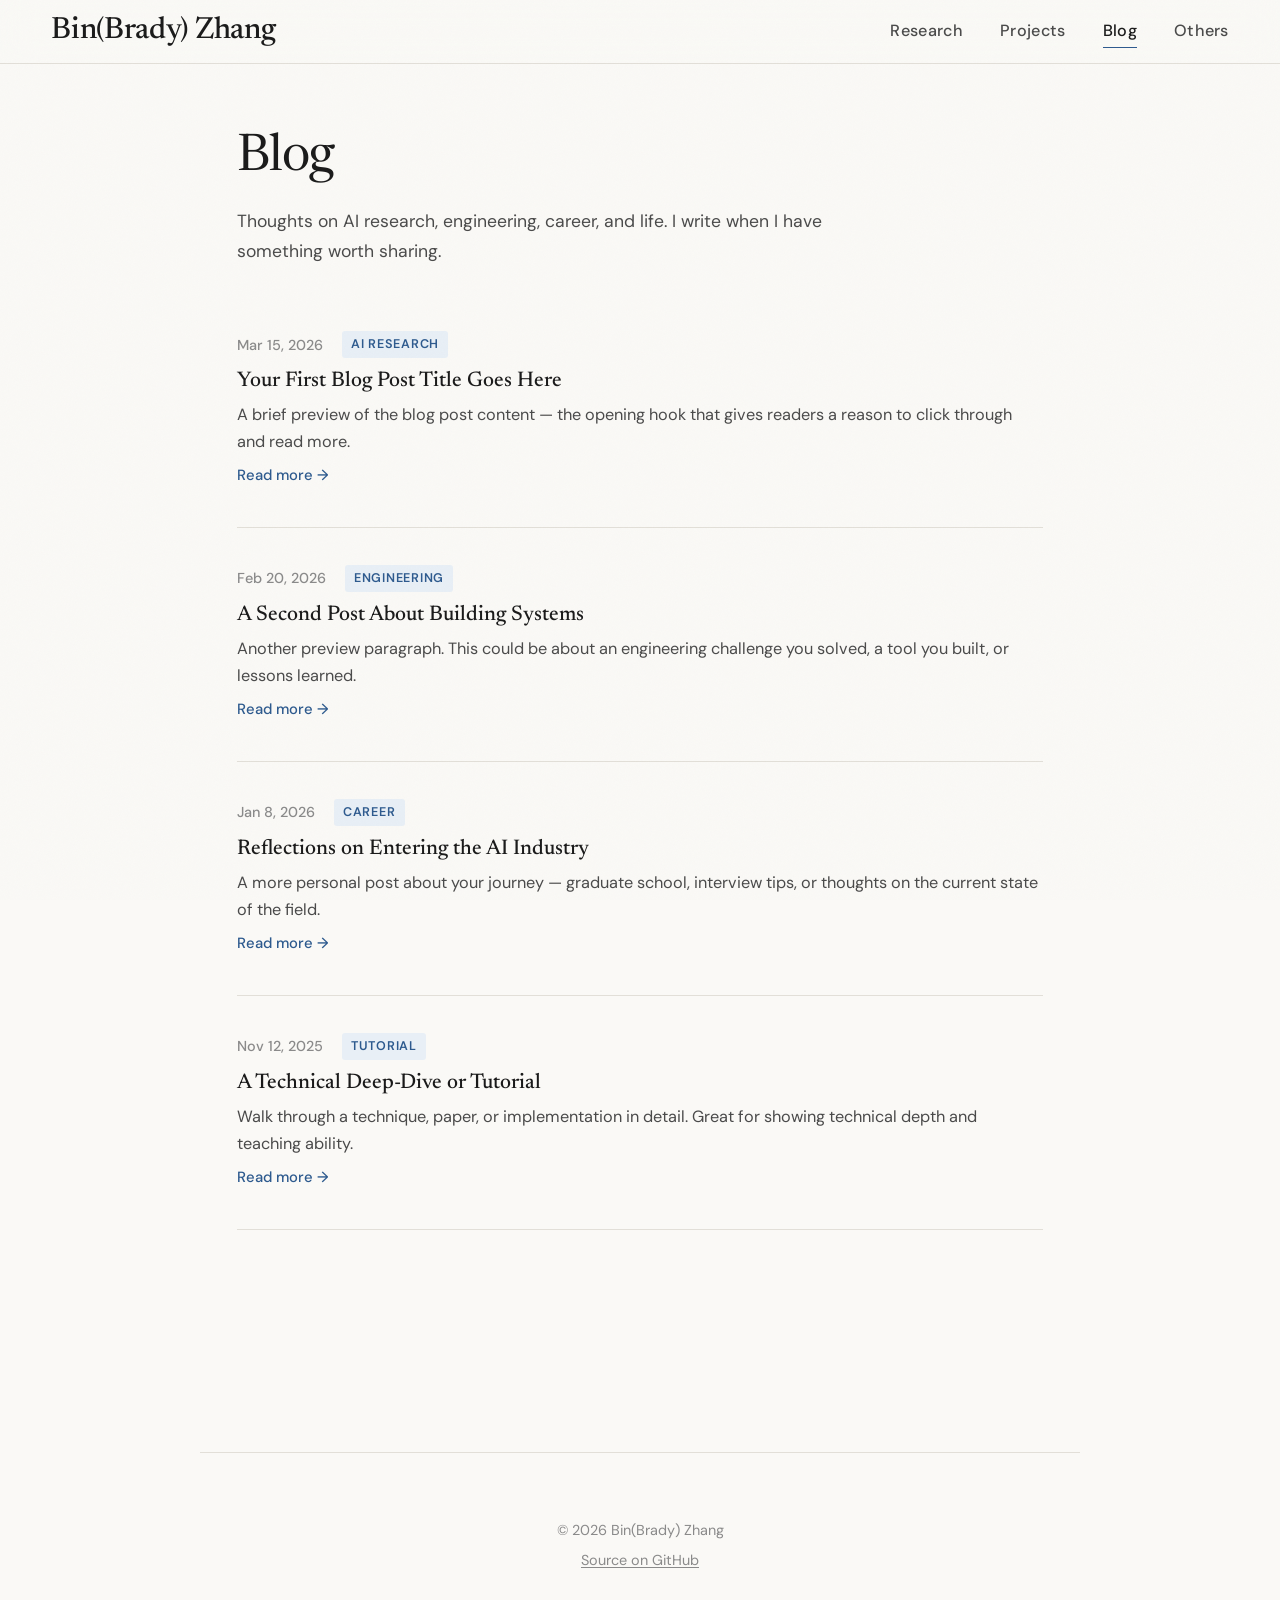
<file: blog.html>
<!DOCTYPE html>
<html lang="en">
<head>
  <meta charset="UTF-8">
  <meta name="viewport" content="width=device-width, initial-scale=1.0">
  <title>Blog — Bin(Brady) Zhang</title>
  <link rel="icon" type="image/svg+xml" href="favicon.svg">
  <link rel="stylesheet" href="assets/css/style.css">
  <link rel="preconnect" href="https://fonts.googleapis.com">
  <link rel="preconnect" href="https://fonts.gstatic.com" crossorigin>
  <link href="https://fonts.googleapis.com/css2?family=Newsreader:ital,opsz,wght@0,6..72,300;0,6..72,400;0,6..72,500;1,6..72,300;1,6..72,400&family=DM+Sans:wght@300;400;500;600&display=swap" rel="stylesheet">
</head>
<body>
  <div class="grain"></div>
  <nav class="nav">
    <a href="index.html" class="nav-brand">Bin(Brady) Zhang</a>
    <div class="nav-links">
      <a href="research.html">Research</a>
      <a href="projects.html">Projects</a>
      <a href="blog.html" class="active">Blog</a>
      <a href="others.html">Others</a>
    </div>
    <button class="nav-toggle" aria-label="Menu"><span></span><span></span></button>
  </nav>

  <main class="page">
    <header class="page-header">
      <h1 class="page-title fade-in">Blog</h1>
      <p class="page-desc fade-in d1">Thoughts on AI research, engineering, career, and life. I write when I have something worth sharing.</p>
    </header>

    <section class="section">
      <div class="blog-list">
        <a href="#" class="blog-item fade-in">
          <div class="blog-meta">
            <time>Mar 15, 2026</time>
            <span class="blog-tag">AI Research</span>
          </div>
          <h3>Your First Blog Post Title Goes Here</h3>
          <p>A brief preview of the blog post content — the opening hook that gives readers a reason to click through and read more.</p>
          <span class="blog-read-more">Read more →</span>
        </a>
        <a href="#" class="blog-item fade-in">
          <div class="blog-meta">
            <time>Feb 20, 2026</time>
            <span class="blog-tag">Engineering</span>
          </div>
          <h3>A Second Post About Building Systems</h3>
          <p>Another preview paragraph. This could be about an engineering challenge you solved, a tool you built, or lessons learned.</p>
          <span class="blog-read-more">Read more →</span>
        </a>
        <a href="#" class="blog-item fade-in">
          <div class="blog-meta">
            <time>Jan 8, 2026</time>
            <span class="blog-tag">Career</span>
          </div>
          <h3>Reflections on Entering the AI Industry</h3>
          <p>A more personal post about your journey — graduate school, interview tips, or thoughts on the current state of the field.</p>
          <span class="blog-read-more">Read more →</span>
        </a>
        <a href="#" class="blog-item fade-in">
          <div class="blog-meta">
            <time>Nov 12, 2025</time>
            <span class="blog-tag">Tutorial</span>
          </div>
          <h3>A Technical Deep-Dive or Tutorial</h3>
          <p>Walk through a technique, paper, or implementation in detail. Great for showing technical depth and teaching ability.</p>
          <span class="blog-read-more">Read more →</span>
        </a>
      </div>
    </section>
  </main>

  <footer class="footer">
    <p>© 2026 Bin(Brady) Zhang</p>
    <p class="footer-sub"><a href="https://github.com/brady0127/brady0127.github.io" target="_blank">Source on GitHub</a></p>
  </footer>
  <script src="assets/js/main.js"></script>
</body>
</html>
</file>
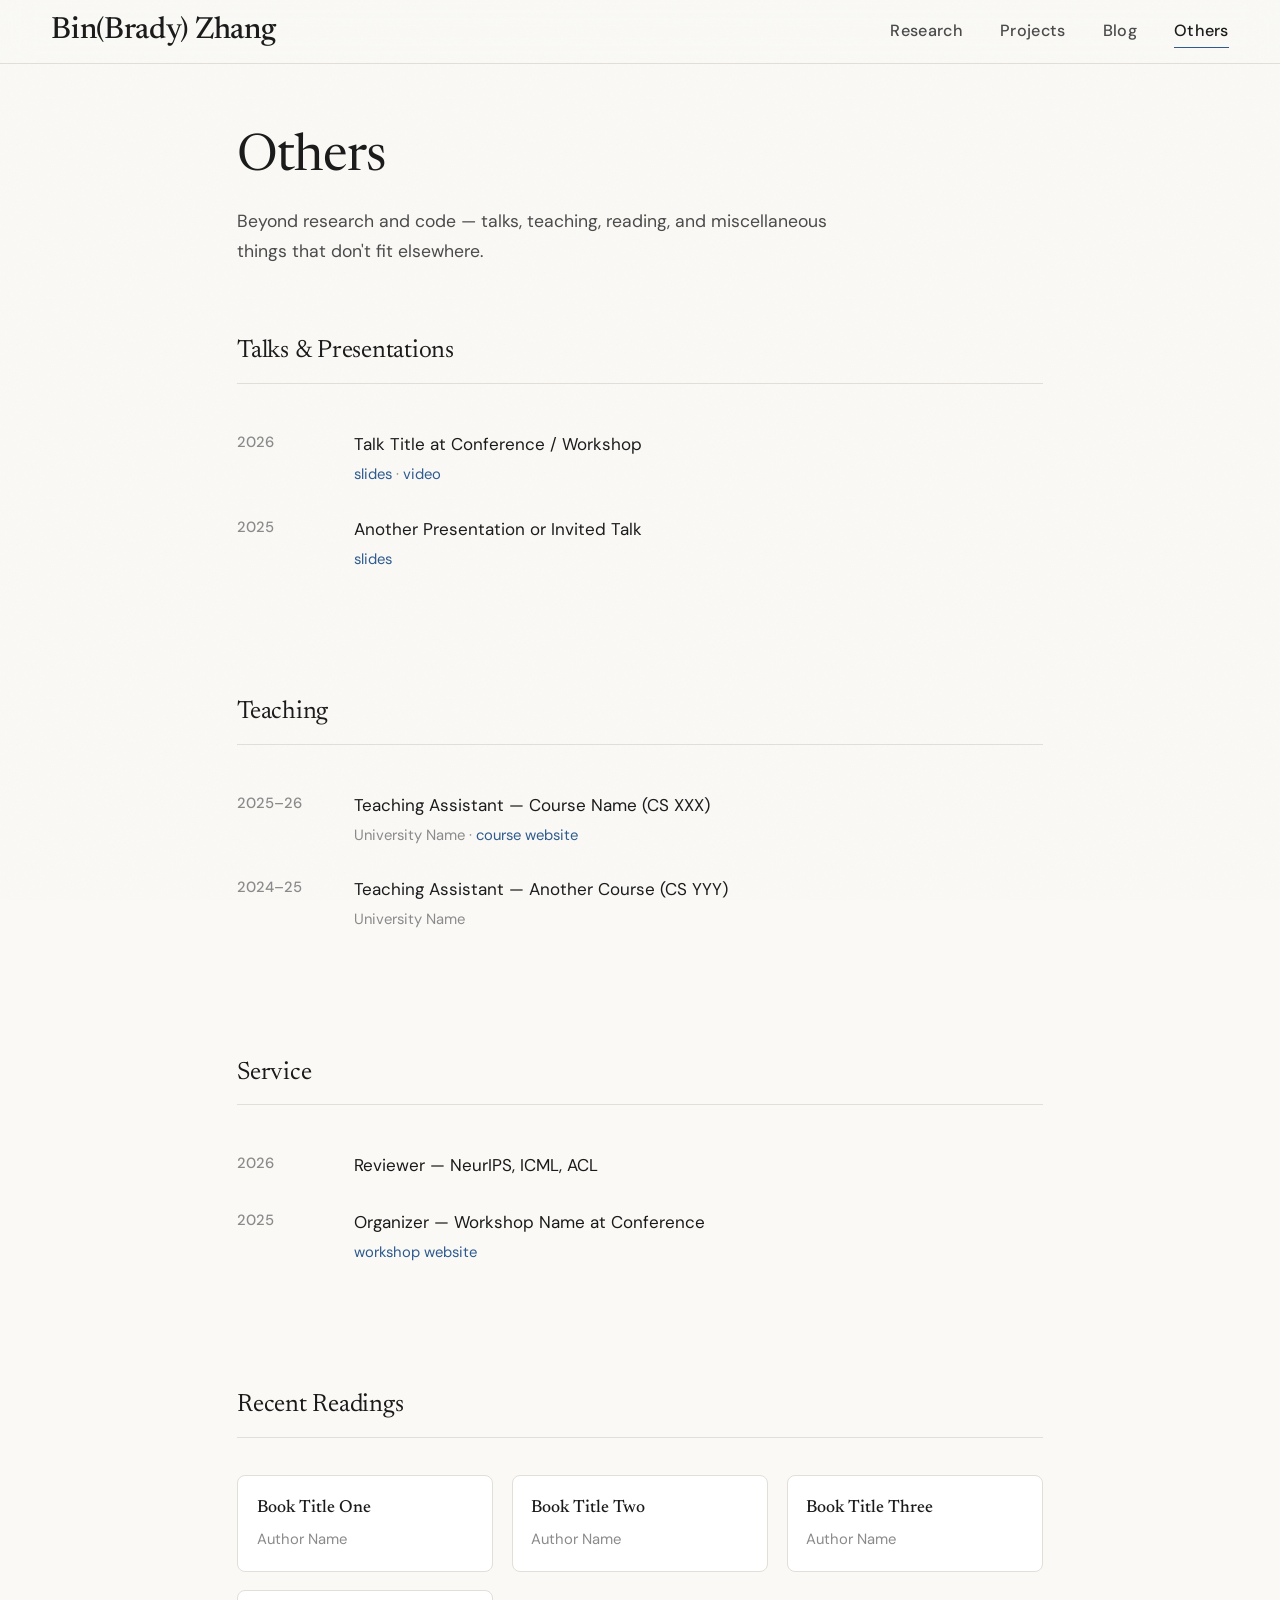
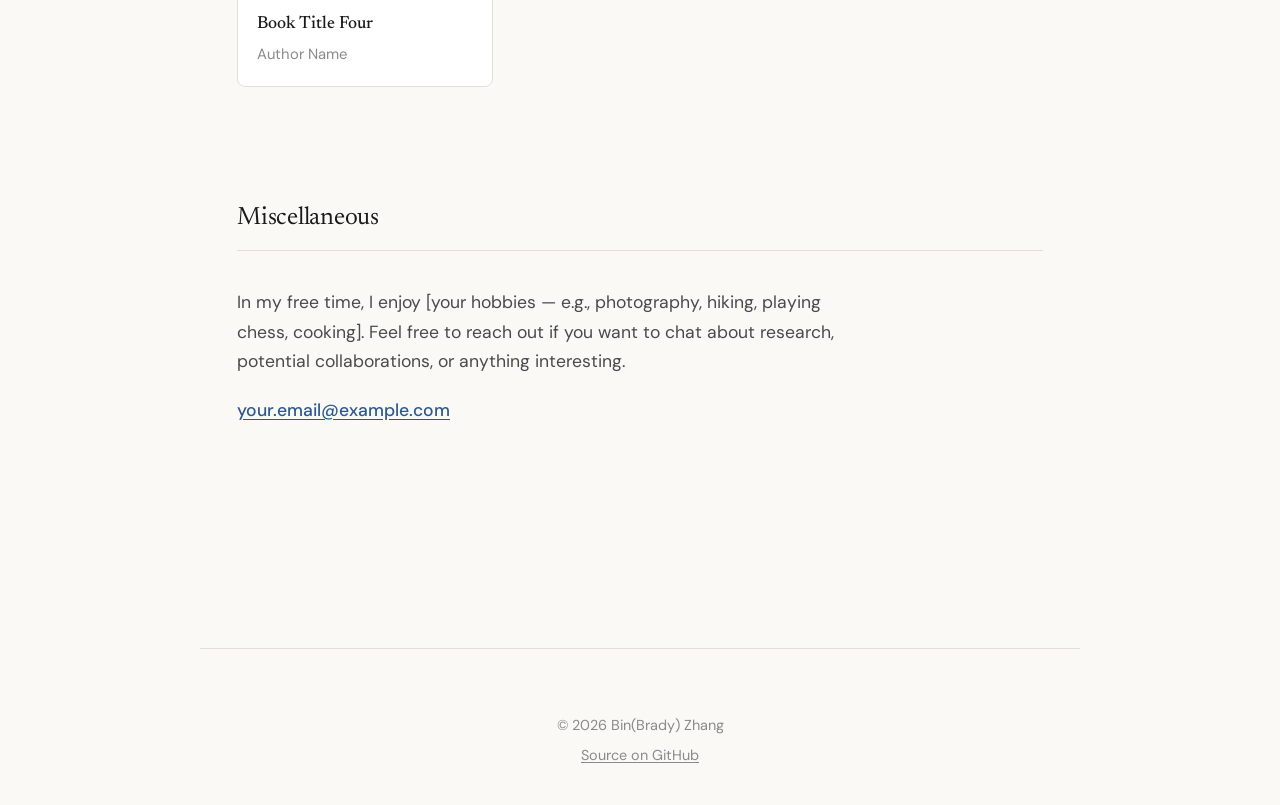
<file: others.html>
<!DOCTYPE html>
<html lang="en">
<head>
  <meta charset="UTF-8">
  <meta name="viewport" content="width=device-width, initial-scale=1.0">
  <title>Others — Bin(Brady) Zhang</title>
  <link rel="icon" type="image/svg+xml" href="favicon.svg">
  <link rel="stylesheet" href="assets/css/style.css">
  <link rel="preconnect" href="https://fonts.googleapis.com">
  <link rel="preconnect" href="https://fonts.gstatic.com" crossorigin>
  <link href="https://fonts.googleapis.com/css2?family=Newsreader:ital,opsz,wght@0,6..72,300;0,6..72,400;0,6..72,500;1,6..72,300;1,6..72,400&family=DM+Sans:wght@300;400;500;600&display=swap" rel="stylesheet">
</head>
<body>
  <div class="grain"></div>
  <nav class="nav">
    <a href="index.html" class="nav-brand">Bin(Brady) Zhang</a>
    <div class="nav-links">
      <a href="research.html">Research</a>
      <a href="projects.html">Projects</a>
      <a href="blog.html">Blog</a>
      <a href="others.html" class="active">Others</a>
    </div>
    <button class="nav-toggle" aria-label="Menu"><span></span><span></span></button>
  </nav>

  <main class="page">
    <header class="page-header">
      <h1 class="page-title fade-in">Others</h1>
      <p class="page-desc fade-in d1">Beyond research and code — talks, teaching, reading, and miscellaneous things that don't fit elsewhere.</p>
    </header>

    <!-- Talks & Presentations -->
    <section class="section">
      <h2 class="section-title">Talks & Presentations</h2>
      <div class="misc-list">
        <div class="misc-item">
          <span class="misc-date">2026</span>
          <div>
            <p class="misc-title">Talk Title at Conference / Workshop</p>
            <p class="misc-detail"><a href="#">slides</a> · <a href="#">video</a></p>
          </div>
        </div>
        <div class="misc-item">
          <span class="misc-date">2025</span>
          <div>
            <p class="misc-title">Another Presentation or Invited Talk</p>
            <p class="misc-detail"><a href="#">slides</a></p>
          </div>
        </div>
      </div>
    </section>

    <!-- Teaching -->
    <section class="section">
      <h2 class="section-title">Teaching</h2>
      <div class="misc-list">
        <div class="misc-item">
          <span class="misc-date">2025–26</span>
          <div>
            <p class="misc-title">Teaching Assistant — Course Name (CS XXX)</p>
            <p class="misc-detail">University Name · <a href="#">course website</a></p>
          </div>
        </div>
        <div class="misc-item">
          <span class="misc-date">2024–25</span>
          <div>
            <p class="misc-title">Teaching Assistant — Another Course (CS YYY)</p>
            <p class="misc-detail">University Name</p>
          </div>
        </div>
      </div>
    </section>

    <!-- Service -->
    <section class="section">
      <h2 class="section-title">Service</h2>
      <div class="misc-list">
        <div class="misc-item">
          <span class="misc-date">2026</span>
          <div>
            <p class="misc-title">Reviewer — NeurIPS, ICML, ACL</p>
          </div>
        </div>
        <div class="misc-item">
          <span class="misc-date">2025</span>
          <div>
            <p class="misc-title">Organizer — Workshop Name at Conference</p>
            <p class="misc-detail"><a href="#">workshop website</a></p>
          </div>
        </div>
      </div>
    </section>

    <!-- Reading -->
    <section class="section">
      <h2 class="section-title">Recent Readings</h2>
      <div class="reading-grid">
        <div class="reading-item">
          <p class="reading-title">Book Title One</p>
          <p class="reading-author">Author Name</p>
        </div>
        <div class="reading-item">
          <p class="reading-title">Book Title Two</p>
          <p class="reading-author">Author Name</p>
        </div>
        <div class="reading-item">
          <p class="reading-title">Book Title Three</p>
          <p class="reading-author">Author Name</p>
        </div>
        <div class="reading-item">
          <p class="reading-title">Book Title Four</p>
          <p class="reading-author">Author Name</p>
        </div>
      </div>
    </section>

    <!-- Miscellaneous -->
    <section class="section">
      <h2 class="section-title">Miscellaneous</h2>
      <p class="page-desc">
        In my free time, I enjoy [your hobbies — e.g., photography, hiking, playing chess, cooking]. 
        Feel free to reach out if you want to chat about research, potential collaborations, 
        or anything interesting.
      </p>
      <p class="page-desc" style="margin-top:1rem;">
        <a href="mailto:your.email@example.com" class="inline-link">your.email@example.com</a>
      </p>
    </section>
  </main>

  <footer class="footer">
    <p>© 2026 Bin(Brady) Zhang</p>
    <p class="footer-sub"><a href="https://github.com/brady0127/brady0127.github.io" target="_blank">Source on GitHub</a></p>
  </footer>
  <script src="assets/js/main.js"></script>
</body>
</html>
</file>
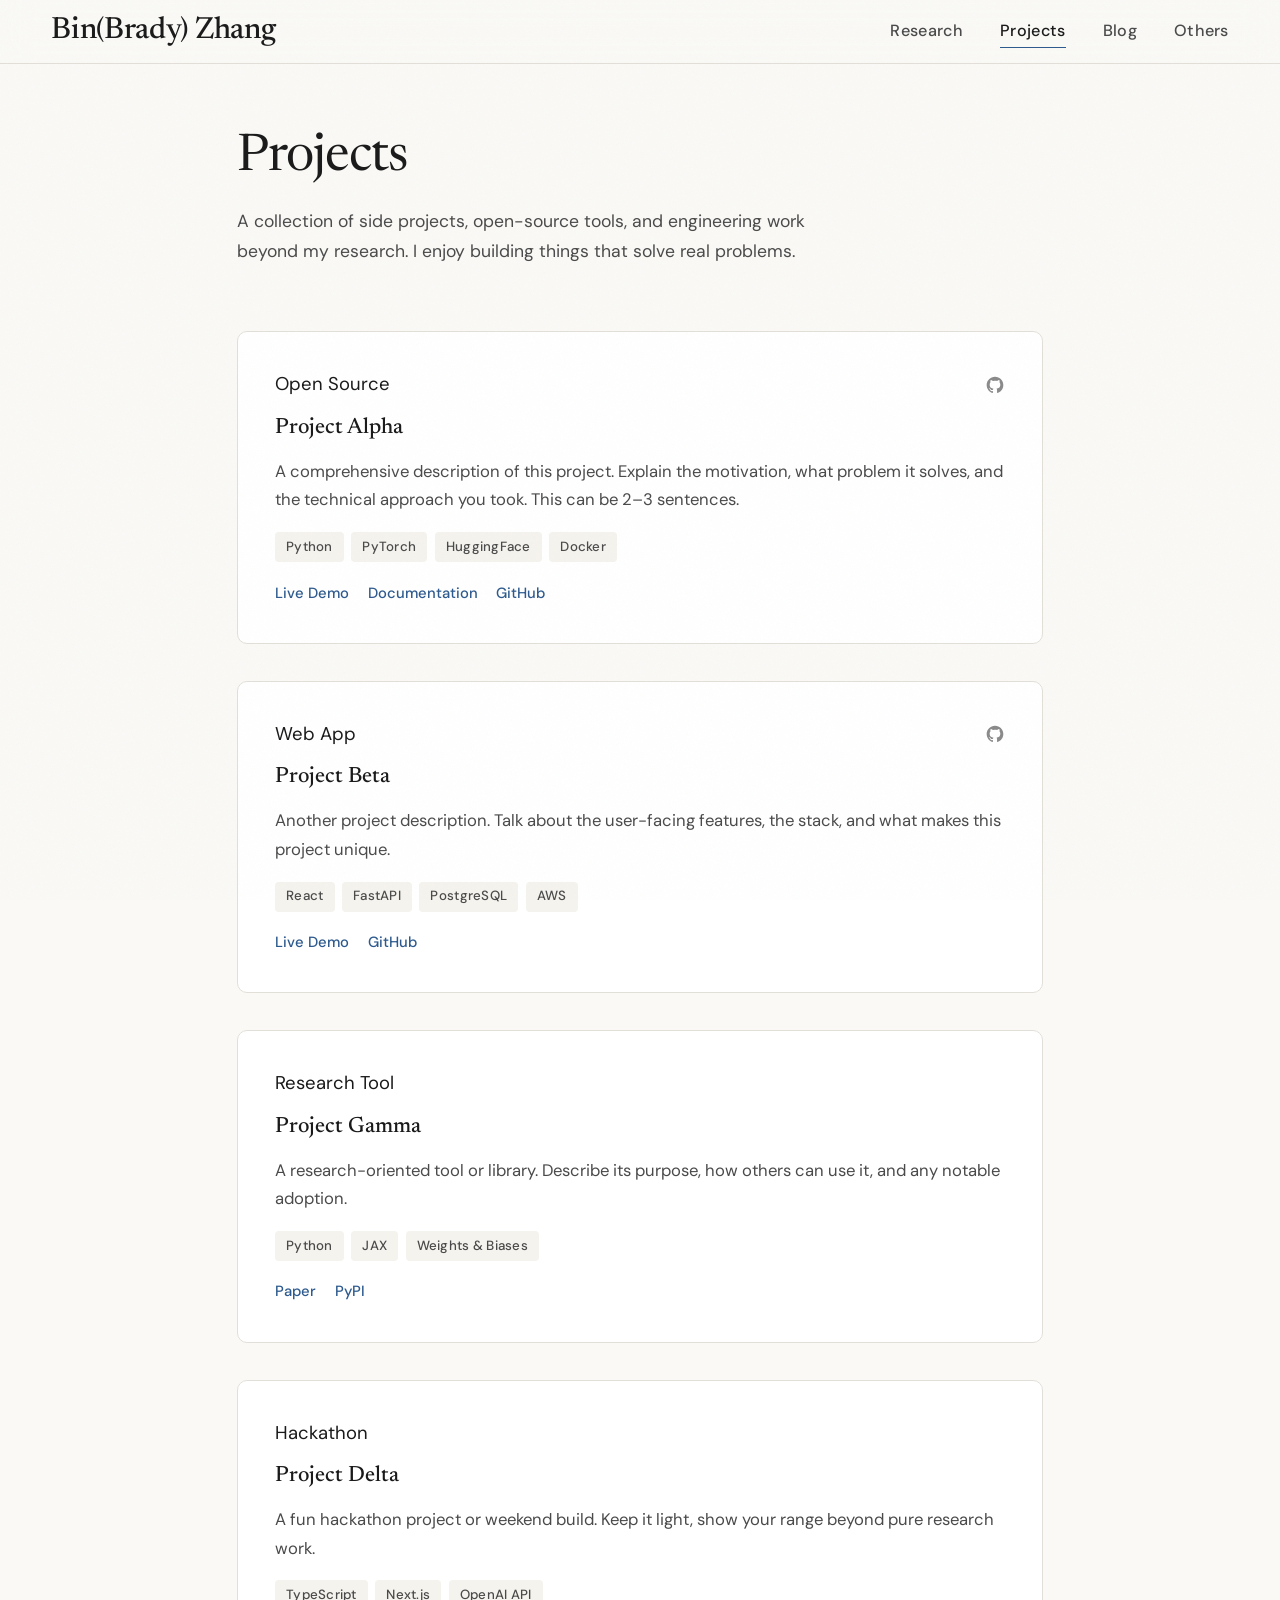
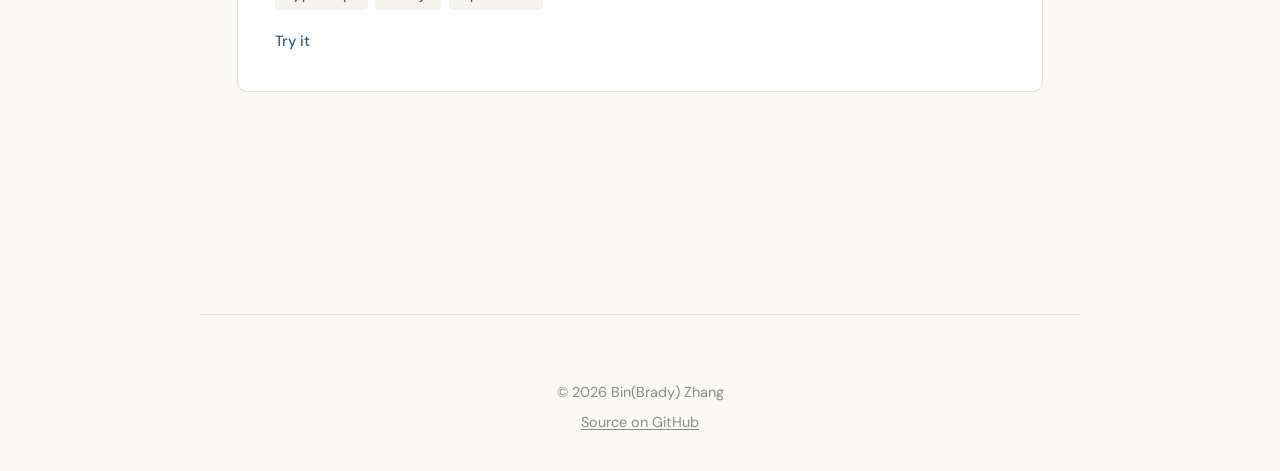
<file: projects.html>
<!DOCTYPE html>
<html lang="en">
<head>
  <meta charset="UTF-8">
  <meta name="viewport" content="width=device-width, initial-scale=1.0">
  <title>Projects — Bin(Brady) Zhang</title>
  <link rel="icon" type="image/svg+xml" href="favicon.svg">
  <link rel="stylesheet" href="assets/css/style.css">
  <link rel="preconnect" href="https://fonts.googleapis.com">
  <link rel="preconnect" href="https://fonts.gstatic.com" crossorigin>
  <link href="https://fonts.googleapis.com/css2?family=Newsreader:ital,opsz,wght@0,6..72,300;0,6..72,400;0,6..72,500;1,6..72,300;1,6..72,400&family=DM+Sans:wght@300;400;500;600&display=swap" rel="stylesheet">
</head>
<body>
  <div class="grain"></div>

  <nav class="nav">
    <a href="index.html" class="nav-brand">Bin(Brady) Zhang</a>
    <div class="nav-links">
      <a href="research.html">Research</a>
      <a href="projects.html" class="active">Projects</a>
      <a href="blog.html">Blog</a>
      <a href="others.html">Others</a>
    </div>
    <button class="nav-toggle" aria-label="Menu">
      <span></span><span></span>
    </button>
  </nav>

  <main class="page">
    <header class="page-header">
      <h1 class="page-title fade-in">Projects</h1>
      <p class="page-desc fade-in d1">
        A collection of side projects, open-source tools, and engineering work 
        beyond my research. I enjoy building things that solve real problems.
      </p>
    </header>

    <section class="section">
      <div class="project-grid-full">

        <div class="project-card-full fade-in">
          <div class="project-card-header">
            <span class="project-tag">Open Source</span>
            <a href="https://github.com/brady0127/project-alpha" target="_blank" class="project-gh-link" aria-label="GitHub Repo">
              <svg viewBox="0 0 24 24" fill="currentColor" width="20" height="20"><path d="M12 2C6.477 2 2 6.484 2 12.017c0 4.425 2.865 8.18 6.839 9.504.5.092.682-.217.682-.483 0-.237-.008-.868-.013-1.703-2.782.605-3.369-1.343-3.369-1.343-.454-1.158-1.11-1.466-1.11-1.466-.908-.62.069-.608.069-.608 1.003.07 1.531 1.032 1.531 1.032.892 1.53 2.341 1.088 2.91.832.092-.647.35-1.088.636-1.338-2.22-.253-4.555-1.113-4.555-4.951 0-1.093.39-1.988 1.029-2.688-.103-.253-.446-1.272.098-2.65 0 0 .84-.27 2.75 1.026A9.564 9.564 0 0112 6.844c.85.004 1.705.115 2.504.337 1.909-1.296 2.747-1.027 2.747-1.027.546 1.379.202 2.398.1 2.651.64.7 1.028 1.595 1.028 2.688 0 3.848-2.339 4.695-4.566 4.943.359.309.678.92.678 1.855 0 1.338-.012 2.419-.012 2.747 0 .268.18.58.688.482A10.019 10.019 0 0022 12.017C22 6.484 17.522 2 12 2z"/></svg>
            </a>
          </div>
          <h3>Project Alpha</h3>
          <p class="project-desc">
            A comprehensive description of this project. Explain the motivation, 
            what problem it solves, and the technical approach you took. 
            This can be 2–3 sentences.
          </p>
          <div class="project-tech-tags">
            <span>Python</span><span>PyTorch</span><span>HuggingFace</span><span>Docker</span>
          </div>
          <div class="project-links">
            <a href="#">Live Demo</a>
            <a href="#">Documentation</a>
            <a href="https://github.com/brady0127/project-alpha" target="_blank">GitHub</a>
          </div>
        </div>

        <div class="project-card-full fade-in">
          <div class="project-card-header">
            <span class="project-tag">Web App</span>
            <a href="https://github.com/brady0127/project-beta" target="_blank" class="project-gh-link" aria-label="GitHub Repo">
              <svg viewBox="0 0 24 24" fill="currentColor" width="20" height="20"><path d="M12 2C6.477 2 2 6.484 2 12.017c0 4.425 2.865 8.18 6.839 9.504.5.092.682-.217.682-.483 0-.237-.008-.868-.013-1.703-2.782.605-3.369-1.343-3.369-1.343-.454-1.158-1.11-1.466-1.11-1.466-.908-.62.069-.608.069-.608 1.003.07 1.531 1.032 1.531 1.032.892 1.53 2.341 1.088 2.91.832.092-.647.35-1.088.636-1.338-2.22-.253-4.555-1.113-4.555-4.951 0-1.093.39-1.988 1.029-2.688-.103-.253-.446-1.272.098-2.65 0 0 .84-.27 2.75 1.026A9.564 9.564 0 0112 6.844c.85.004 1.705.115 2.504.337 1.909-1.296 2.747-1.027 2.747-1.027.546 1.379.202 2.398.1 2.651.64.7 1.028 1.595 1.028 2.688 0 3.848-2.339 4.695-4.566 4.943.359.309.678.92.678 1.855 0 1.338-.012 2.419-.012 2.747 0 .268.18.58.688.482A10.019 10.019 0 0022 12.017C22 6.484 17.522 2 12 2z"/></svg>
            </a>
          </div>
          <h3>Project Beta</h3>
          <p class="project-desc">
            Another project description. Talk about the user-facing features, 
            the stack, and what makes this project unique.
          </p>
          <div class="project-tech-tags">
            <span>React</span><span>FastAPI</span><span>PostgreSQL</span><span>AWS</span>
          </div>
          <div class="project-links">
            <a href="#">Live Demo</a>
            <a href="https://github.com/brady0127/project-beta" target="_blank">GitHub</a>
          </div>
        </div>

        <div class="project-card-full fade-in">
          <div class="project-card-header">
            <span class="project-tag">Research Tool</span>
          </div>
          <h3>Project Gamma</h3>
          <p class="project-desc">
            A research-oriented tool or library. Describe its purpose, 
            how others can use it, and any notable adoption.
          </p>
          <div class="project-tech-tags">
            <span>Python</span><span>JAX</span><span>Weights & Biases</span>
          </div>
          <div class="project-links">
            <a href="#">Paper</a>
            <a href="#">PyPI</a>
          </div>
        </div>

        <div class="project-card-full fade-in">
          <div class="project-card-header">
            <span class="project-tag">Hackathon</span>
          </div>
          <h3>Project Delta</h3>
          <p class="project-desc">
            A fun hackathon project or weekend build. Keep it light, 
            show your range beyond pure research work.
          </p>
          <div class="project-tech-tags">
            <span>TypeScript</span><span>Next.js</span><span>OpenAI API</span>
          </div>
          <div class="project-links">
            <a href="#">Try it</a>
          </div>
        </div>

      </div>
    </section>
  </main>

  <footer class="footer">
    <p>© 2026 Bin(Brady) Zhang</p>
    <p class="footer-sub"><a href="https://github.com/brady0127/brady0127.github.io" target="_blank">Source on GitHub</a></p>
  </footer>

  <script src="assets/js/main.js"></script>
</body>
</html>
</file>
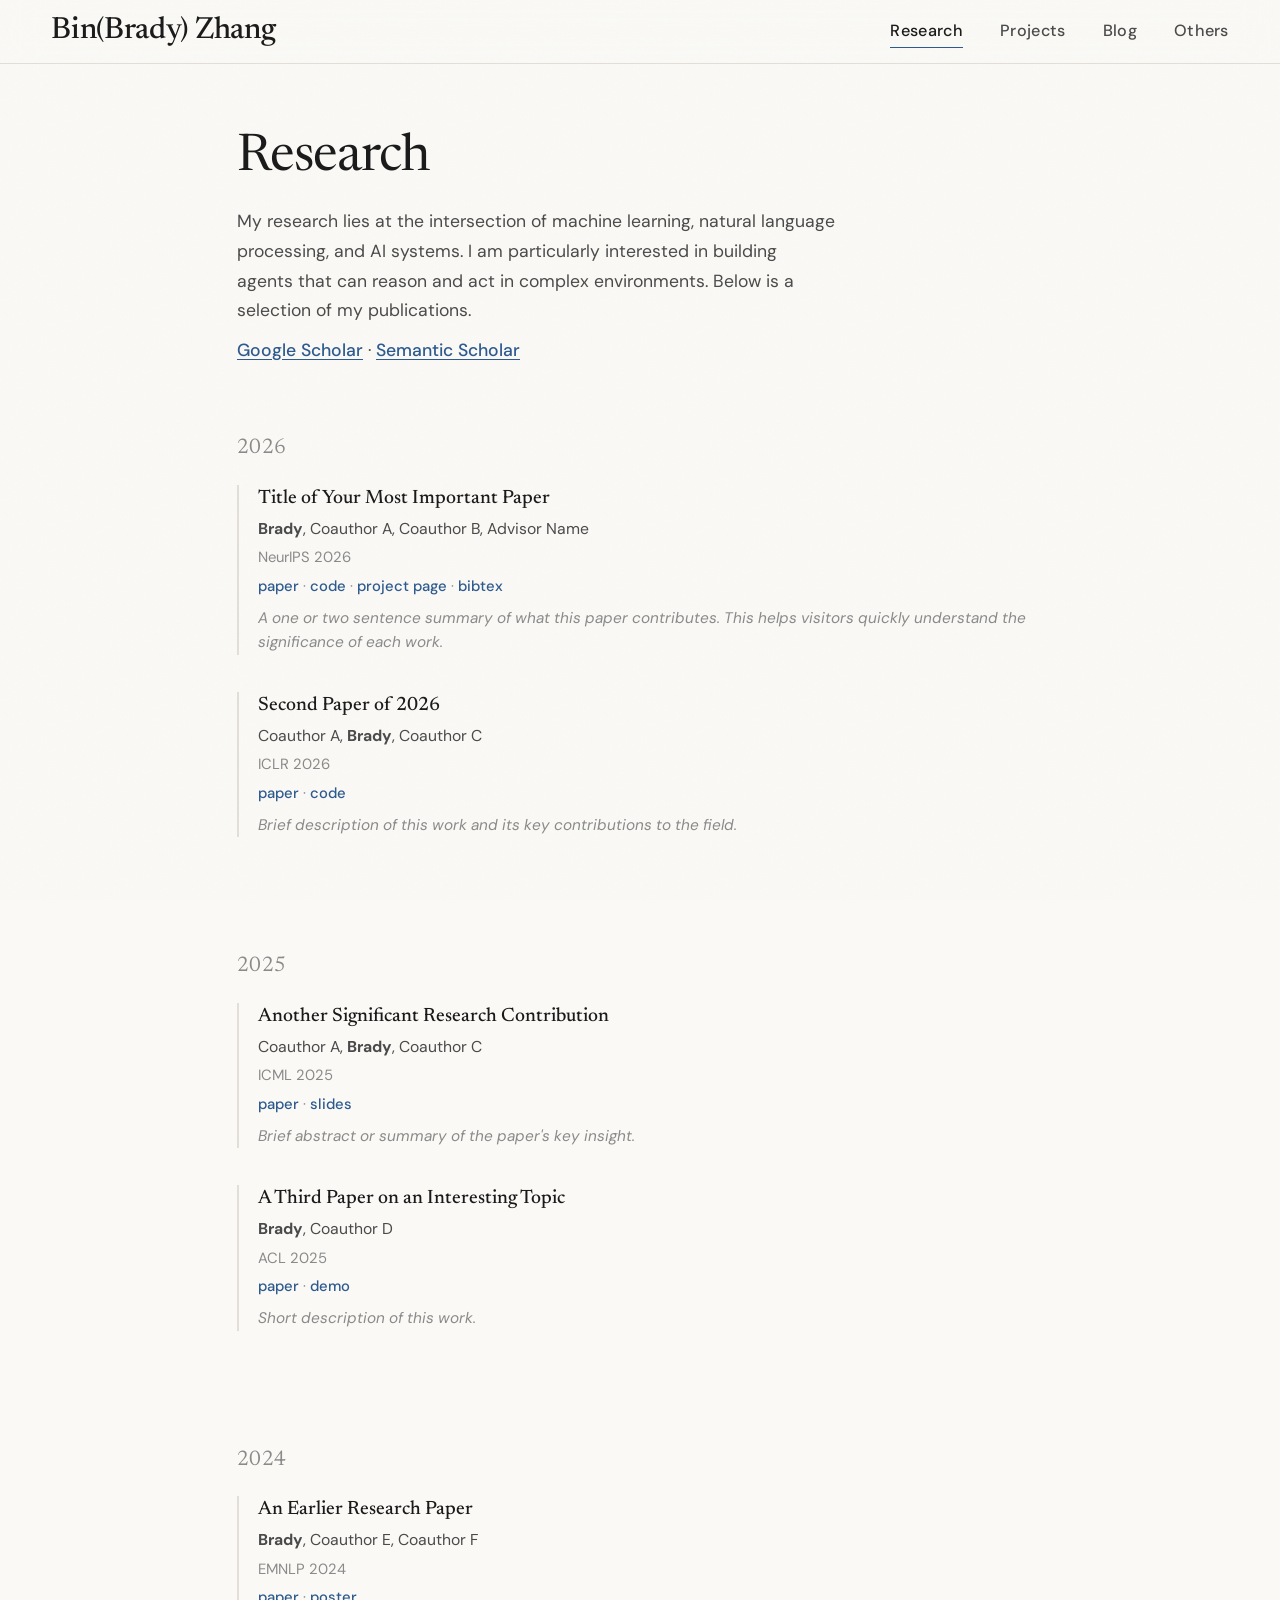
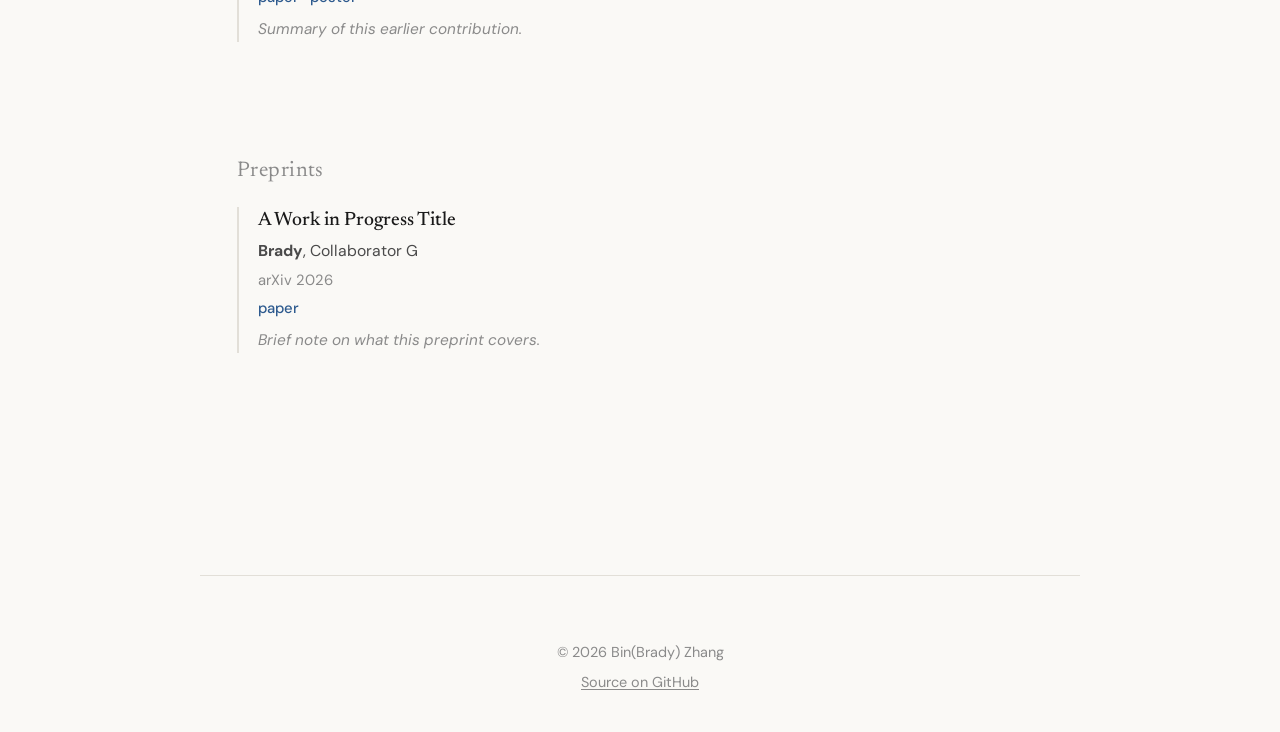
<file: research.html>
<!DOCTYPE html>
<html lang="en">
<head>
  <meta charset="UTF-8">
  <meta name="viewport" content="width=device-width, initial-scale=1.0">
  <title>Research — Bin(Brady) Zhang</title>
  <link rel="icon" type="image/svg+xml" href="favicon.svg">
  <link rel="stylesheet" href="assets/css/style.css">
  <link rel="preconnect" href="https://fonts.googleapis.com">
  <link rel="preconnect" href="https://fonts.gstatic.com" crossorigin>
  <link href="https://fonts.googleapis.com/css2?family=Newsreader:ital,opsz,wght@0,6..72,300;0,6..72,400;0,6..72,500;1,6..72,300;1,6..72,400&family=DM+Sans:wght@300;400;500;600&display=swap" rel="stylesheet">
</head>
<body>
  <div class="grain"></div>

  <nav class="nav">
    <a href="index.html" class="nav-brand">Bin(Brady) Zhang</a>
    <div class="nav-links">
      <a href="research.html" class="active">Research</a>
      <a href="projects.html">Projects</a>
      <a href="blog.html">Blog</a>
      <a href="others.html">Others</a>
    </div>
    <button class="nav-toggle" aria-label="Menu">
      <span></span><span></span>
    </button>
  </nav>

  <main class="page">
    <header class="page-header">
      <h1 class="page-title fade-in">Research</h1>
      <p class="page-desc fade-in d1">
        My research lies at the intersection of machine learning, natural language processing, 
        and AI systems. I am particularly interested in building agents that can reason and act 
        in complex environments. Below is a selection of my publications.
      </p>
      <p class="page-desc fade-in d2" style="margin-top:0.5rem;">
        <a href="https://scholar.google.com/citations?user=YOURID" target="_blank" class="inline-link">Google Scholar</a> · 
        <a href="#" class="inline-link">Semantic Scholar</a>
      </p>
    </header>

    <!-- Year sections -->
    <section class="section">
      <h2 class="year-label">2026</h2>
      <div class="pub-list">
        <div class="pub-item">
          <p class="pub-title">Title of Your Most Important Paper</p>
          <p class="pub-authors"><strong>Brady</strong>, Coauthor A, Coauthor B, Advisor Name</p>
          <p class="pub-venue">NeurIPS 2026</p>
          <p class="pub-links"><a href="#">paper</a> · <a href="#">code</a> · <a href="#">project page</a> · <a href="#">bibtex</a></p>
          <p class="pub-abstract">A one or two sentence summary of what this paper contributes. This helps visitors quickly understand the significance of each work.</p>
        </div>
        <div class="pub-item">
          <p class="pub-title">Second Paper of 2026</p>
          <p class="pub-authors">Coauthor A, <strong>Brady</strong>, Coauthor C</p>
          <p class="pub-venue">ICLR 2026</p>
          <p class="pub-links"><a href="#">paper</a> · <a href="#">code</a></p>
          <p class="pub-abstract">Brief description of this work and its key contributions to the field.</p>
        </div>
      </div>
    </section>

    <section class="section">
      <h2 class="year-label">2025</h2>
      <div class="pub-list">
        <div class="pub-item">
          <p class="pub-title">Another Significant Research Contribution</p>
          <p class="pub-authors">Coauthor A, <strong>Brady</strong>, Coauthor C</p>
          <p class="pub-venue">ICML 2025</p>
          <p class="pub-links"><a href="#">paper</a> · <a href="#">slides</a></p>
          <p class="pub-abstract">Brief abstract or summary of the paper's key insight.</p>
        </div>
        <div class="pub-item">
          <p class="pub-title">A Third Paper on an Interesting Topic</p>
          <p class="pub-authors"><strong>Brady</strong>, Coauthor D</p>
          <p class="pub-venue">ACL 2025</p>
          <p class="pub-links"><a href="#">paper</a> · <a href="#">demo</a></p>
          <p class="pub-abstract">Short description of this work.</p>
        </div>
      </div>
    </section>

    <section class="section">
      <h2 class="year-label">2024</h2>
      <div class="pub-list">
        <div class="pub-item">
          <p class="pub-title">An Earlier Research Paper</p>
          <p class="pub-authors"><strong>Brady</strong>, Coauthor E, Coauthor F</p>
          <p class="pub-venue">EMNLP 2024</p>
          <p class="pub-links"><a href="#">paper</a> · <a href="#">poster</a></p>
          <p class="pub-abstract">Summary of this earlier contribution.</p>
        </div>
      </div>
    </section>

    <section class="section">
      <h2 class="year-label">Preprints</h2>
      <div class="pub-list">
        <div class="pub-item">
          <p class="pub-title">A Work in Progress Title</p>
          <p class="pub-authors"><strong>Brady</strong>, Collaborator G</p>
          <p class="pub-venue">arXiv 2026</p>
          <p class="pub-links"><a href="#">paper</a></p>
          <p class="pub-abstract">Brief note on what this preprint covers.</p>
        </div>
      </div>
    </section>
  </main>

  <footer class="footer">
    <p>© 2026 Bin(Brady) Zhang</p>
    <p class="footer-sub"><a href="https://github.com/brady0127/brady0127.github.io" target="_blank">Source on GitHub</a></p>
  </footer>

  <script src="assets/js/main.js"></script>
</body>
</html>
</file>
<file: assets/css/style.css>
/* ============================================================
   Brady — Personal Academic Homepage
   Aesthetic: Refined minimalism with editorial warmth
   Typography: Newsreader (serif display) + DM Sans (clean body)
   ============================================================ */

:root {
  --bg:          #faf9f6;
  --bg-warm:     #f5f3ee;
  --ink:         #1a1a1a;
  --ink-soft:    #4a4a4a;
  --ink-muted:   #8a8a8a;
  --accent:      #2d5a8e;
  --accent-hover:#1d3f66;
  --accent-light:#e8eff6;
  --border:      #e2dfd8;
  --card-bg:     #ffffff;
  --card-shadow: 0 1px 3px rgba(0,0,0,0.04), 0 4px 12px rgba(0,0,0,0.03);
  --card-hover:  0 2px 8px rgba(0,0,0,0.06), 0 8px 24px rgba(0,0,0,0.05);
  --space-xs: 0.25rem;
  --space-sm: 0.5rem;
  --space-md: 1rem;
  --space-lg: 2rem;
  --space-xl: 3.5rem;
  --space-2xl: 6rem;
  --max-w: 880px;
  --nav-h: 64px;
  --ease: cubic-bezier(0.25, 0.46, 0.45, 0.94);
}

*, *::before, *::after { margin: 0; padding: 0; box-sizing: border-box; }

html {
  font-size: 18.5px;
  scroll-behavior: smooth;
  -webkit-font-smoothing: antialiased;
  -moz-osx-font-smoothing: grayscale;
}

body {
  font-family: 'DM Sans', -apple-system, BlinkMacSystemFont, sans-serif;
  background: var(--bg);
  color: var(--ink);
  line-height: 1.7;
  font-weight: 400;
  overflow-x: hidden;
}

.grain {
  position: fixed;
  inset: 0;
  pointer-events: none;
  z-index: 9999;
  opacity: 0.025;
  background-image: url("data:image/svg+xml,%3Csvg viewBox='0 0 256 256' xmlns='http://www.w3.org/2000/svg'%3E%3Cfilter id='n'%3E%3CfeTurbulence type='fractalNoise' baseFrequency='0.85' numOctaves='4' stitchTiles='stitch'/%3E%3C/filter%3E%3Crect width='100%25' height='100%25' filter='url(%23n)'/%3E%3C/svg%3E");
  background-size: 200px;
}

a { color: var(--accent); text-decoration: none; transition: color 0.2s var(--ease); }
a:hover { color: var(--accent-hover); }
::selection { background: var(--accent); color: #fff; }
img { max-width: 100%; display: block; }

/* ---- Navigation ---- */
.nav {
  position: fixed; top: 0; left: 0; right: 0;
  height: var(--nav-h);
  display: flex; align-items: center; justify-content: space-between;
  padding: 0 clamp(1.5rem, 4vw, 3rem);
  background: rgba(250, 249, 246, 0.85);
  backdrop-filter: blur(16px);
  -webkit-backdrop-filter: blur(16px);
  border-bottom: 1px solid var(--border);
  z-index: 1000;
}
.nav-brand {
  font-family: 'Newsreader', Georgia, serif;
  font-size: 30.5px; font-weight: 500;
  color: var(--ink); letter-spacing: -0.01em;
  white-space: nowrap;
}
.nav-brand:hover { color: var(--accent); }
.nav-links { display: flex; gap: 2rem; }
.nav-links a {
  font-size: 0.875rem; font-weight: 500;
  color: var(--ink-soft); letter-spacing: 0.02em;
  position: relative; padding-bottom: 2px;
}
.nav-links a::after {
  content: ''; position: absolute; bottom: -2px; left: 0;
  width: 0; height: 1.5px; background: var(--accent);
  transition: width 0.3s var(--ease);
}
.nav-links a:hover, .nav-links a.active { color: var(--ink); }
.nav-links a:hover::after, .nav-links a.active::after { width: 100%; }

.nav-toggle {
  display: none; background: none; border: none;
  cursor: pointer; width: 24px; height: 20px; position: relative;
}
.nav-toggle span {
  display: block; width: 100%; height: 2px;
  background: var(--ink); position: absolute; left: 0;
  transition: 0.3s var(--ease);
}
.nav-toggle span:first-child { top: 4px; }
.nav-toggle span:last-child { bottom: 4px; }

/* ---- Main Layout ---- */
main {
  max-width: var(--max-w); margin: 0 auto;
  padding: calc(var(--nav-h) + var(--space-xl)) clamp(1.5rem, 4vw, 2rem) var(--space-2xl);
}
.page {
  max-width: var(--max-w); margin: 0 auto;
  padding: calc(var(--nav-h) + var(--space-xl)) clamp(1.5rem, 4vw, 2rem) var(--space-2xl);
}

/* ---- Hero ---- */
.hero { margin-bottom: var(--space-2xl); }
.hero-content { display: flex; align-items: flex-start; gap: var(--space-xl); }
.hero-text { flex: 1; }
.hero-greeting {
  font-size: 0.875rem; font-weight: 500; color: var(--ink-muted);
  letter-spacing: 0.08em; text-transform: uppercase; margin-bottom: var(--space-xs);
}
.hero-name {
  font-family: 'Newsreader', Georgia, serif;
  font-size: clamp(2.43rem, 5.84vw, 3.41rem); font-weight: 400;
  letter-spacing: -0.03em; line-height: 1.1; color: var(--ink);
  margin-bottom: var(--space-sm);
}
.hero-tagline {
  font-size: 1.05rem; color: var(--ink-soft); font-weight: 300;
  letter-spacing: 0.02em; margin-bottom: var(--space-lg);
}
.hero-bio {
  font-size: 0.95rem; color: var(--ink-soft); line-height: 1.75;
  margin-bottom: var(--space-md);
}

/* Social Icons */
.social-icons { display: flex; gap: 1rem; margin-top: var(--space-lg); }
.social-icons a {
  display: flex; align-items: center; justify-content: center;
  width: 2.375rem; height: 2.375rem; border-radius: 8px;
  color: var(--ink-soft); background: var(--bg-warm);
  transition: all 0.25s var(--ease);
}
.social-icons a:hover {
  color: var(--accent); background: var(--accent-light);
  transform: translateY(-2px);
}
.social-icons svg { width: 1.125rem; height: 1.125rem; }

/* Portrait */
.hero-portrait { flex-shrink: 0; }
.portrait-frame {
  width: 11.25rem; height: 13.75rem; border-radius: 12px;
  overflow: hidden; border: 1px solid var(--border); background: var(--bg-warm);
}
.portrait-frame img { width: 100%; height: 100%; object-fit: cover; }
.portrait-placeholder {
  width: 100%; height: 100%; display: flex; align-items: center;
  justify-content: center; font-size: 0.85rem; color: var(--ink-muted);
  text-align: center; font-style: italic;
}

/* ---- Sections ---- */
.section { margin-bottom: var(--space-2xl); }
.section-title {
  font-family: 'Newsreader', Georgia, serif;
  font-size: 1.35rem; font-weight: 400; color: var(--ink);
  letter-spacing: -0.01em; margin-bottom: var(--space-lg);
  padding-bottom: var(--space-sm); border-bottom: 1px solid var(--border);
}

/* ---- News ---- */
.news-list { display: flex; flex-direction: column; gap: var(--space-sm); }
.news-item { display: flex; gap: var(--space-lg); padding: var(--space-sm) 0; font-size: 0.9rem; line-height: 1.6; }
.news-date { flex-shrink: 0; width: 80px; color: var(--ink-muted); font-weight: 500; font-size: 0.8rem; letter-spacing: 0.02em; }
.news-text { color: var(--ink-soft); }

/* ---- Publications ---- */
.pub-list { display: flex; flex-direction: column; gap: var(--space-lg); }
.pub-item {
  padding-left: var(--space-md); border-left: 2px solid var(--border);
  transition: border-color 0.3s var(--ease);
}
.pub-item:hover { border-left-color: var(--accent); }
.pub-title {
  font-family: 'Newsreader', Georgia, serif;
  font-size: 1.05rem; font-weight: 500; color: var(--ink);
  line-height: 1.4; margin-bottom: 0.2rem;
}
.pub-authors { font-size: 0.85rem; color: var(--ink-soft); margin-bottom: 0.15rem; }
.pub-venue { font-size: 0.8rem; color: var(--ink-muted); }
.pub-venue a, .pub-links a { font-weight: 500; }
.pub-links { font-size: 0.8rem; color: var(--ink-muted); margin-top: 0.2rem; }
.pub-abstract {
  font-size: 0.83rem; color: var(--ink-muted); margin-top: 0.35rem;
  font-style: italic; line-height: 1.6;
}
.year-label {
  font-family: 'Newsreader', Georgia, serif;
  font-size: 1.15rem; font-weight: 400; color: var(--ink-muted);
  margin-bottom: var(--space-md); letter-spacing: 0.02em;
}

.see-more {
  display: inline-block; margin-top: var(--space-lg);
  font-size: 0.85rem; font-weight: 500; letter-spacing: 0.02em;
}

/* ---- Project Cards (Home) ---- */
.project-grid { display: grid; grid-template-columns: repeat(auto-fit, minmax(280px, 1fr)); gap: var(--space-md); }
.project-card {
  display: block; padding: var(--space-lg); background: var(--card-bg);
  border: 1px solid var(--border); border-radius: 10px;
  transition: all 0.3s var(--ease); color: var(--ink); text-decoration: none;
}
.project-card:hover {
  border-color: var(--accent); box-shadow: var(--card-hover);
  transform: translateY(-2px); color: var(--ink);
}
.project-card .project-tag {
  font-size: 0.7rem; font-weight: 600; color: var(--accent);
  text-transform: uppercase; letter-spacing: 0.08em;
}
.project-card h3 {
  font-family: 'Newsreader', Georgia, serif;
  font-size: 1.1rem; font-weight: 500; margin: 0.4rem 0 0.5rem;
}
.project-card p { font-size: 0.85rem; color: var(--ink-soft); line-height: 1.6; margin-bottom: 0.75rem; }
.project-tech { font-size: 0.75rem; color: var(--ink-muted); font-weight: 500; }

/* ---- Project Cards (Full Page) ---- */
.project-grid-full { display: grid; grid-template-columns: 1fr; gap: var(--space-lg); }
.project-card-full {
  padding: var(--space-lg); background: var(--card-bg);
  border: 1px solid var(--border); border-radius: 10px;
  transition: all 0.3s var(--ease);
}
.project-card-full:hover { border-color: var(--accent); box-shadow: var(--card-hover); }
.project-card-header { display: flex; align-items: center; justify-content: space-between; margin-bottom: var(--space-sm); }
.project-card-full h3 {
  font-family: 'Newsreader', Georgia, serif;
  font-size: 1.2rem; font-weight: 500; margin-bottom: var(--space-sm);
}
.project-desc { font-size: 0.9rem; color: var(--ink-soft); line-height: 1.7; margin-bottom: var(--space-md); }
.project-tech-tags { display: flex; flex-wrap: wrap; gap: 0.4rem; margin-bottom: var(--space-md); }
.project-tech-tags span {
  font-size: 0.72rem; font-weight: 500; padding: 0.2rem 0.6rem;
  background: var(--bg-warm); border-radius: 4px; color: var(--ink-soft); letter-spacing: 0.02em;
}
.project-links { display: flex; gap: var(--space-md); font-size: 0.8rem; font-weight: 500; }
.project-gh-link { color: var(--ink-muted); display: flex; align-items: center; }
.project-gh-link:hover { color: var(--accent); }
.project-gh-link svg { width: 20px; height: 20px; }

/* ---- Blog List ---- */
.blog-list { display: flex; flex-direction: column; }
.blog-item {
  display: block; padding: var(--space-lg) 0;
  border-bottom: 1px solid var(--border);
  color: var(--ink); text-decoration: none; transition: all 0.2s var(--ease);
}
.blog-item:first-child { padding-top: 0; }
.blog-item:hover h3 { color: var(--accent); }
.blog-meta { display: flex; align-items: center; gap: var(--space-md); margin-bottom: var(--space-sm); }
.blog-meta time { font-size: 0.78rem; color: var(--ink-muted); font-weight: 500; }
.blog-tag {
  font-size: 0.68rem; font-weight: 600; color: var(--accent);
  background: var(--accent-light); padding: 0.15rem 0.5rem;
  border-radius: 3px; text-transform: uppercase; letter-spacing: 0.06em;
}
.blog-item h3 {
  font-family: 'Newsreader', Georgia, serif;
  font-size: 1.15rem; font-weight: 500; margin-bottom: 0.3rem;
  transition: color 0.2s var(--ease); line-height: 1.35;
}
.blog-item p { font-size: 0.88rem; color: var(--ink-soft); line-height: 1.65; }
.blog-read-more { display: inline-block; margin-top: 0.4rem; font-size: 0.8rem; font-weight: 500; color: var(--accent); }

/* ---- Others / Misc ---- */
.misc-list { display: flex; flex-direction: column; gap: var(--space-sm); }
.misc-item { display: flex; gap: var(--space-lg); padding: var(--space-sm) 0; }
.misc-date { flex-shrink: 0; width: 80px; font-size: 0.8rem; font-weight: 500; color: var(--ink-muted); }
.misc-title { font-size: 0.92rem; color: var(--ink); font-weight: 400; }
.misc-detail { font-size: 0.8rem; color: var(--ink-muted); margin-top: 0.15rem; }
.reading-grid { display: grid; grid-template-columns: repeat(auto-fill, minmax(200px, 1fr)); gap: var(--space-md); }
.reading-item { padding: var(--space-md); background: var(--card-bg); border: 1px solid var(--border); border-radius: 8px; }
.reading-title {
  font-family: 'Newsreader', Georgia, serif;
  font-size: 0.95rem; font-weight: 500; color: var(--ink); margin-bottom: 0.15rem;
}
.reading-author { font-size: 0.8rem; color: var(--ink-muted); }

/* ---- Page Header ---- */
.page-header { margin-bottom: var(--space-xl); }
.page-title {
  font-family: 'Newsreader', Georgia, serif;
  font-size: clamp(2rem, 5vw, 2.8rem); font-weight: 400;
  letter-spacing: -0.02em; line-height: 1.15; margin-bottom: var(--space-md);
}
.page-desc { font-size: 0.95rem; color: var(--ink-soft); line-height: 1.7; max-width: 600px; }
.inline-link { font-weight: 500; text-decoration: underline; text-underline-offset: 3px; }

/* ---- Footer ---- */
.footer {
  max-width: var(--max-w); margin: 0 auto;
  padding: var(--space-xl) clamp(1.5rem, 4vw, 2rem) var(--space-lg);
  border-top: 1px solid var(--border); text-align: center;
  font-size: 0.78rem; color: var(--ink-muted);
}
.footer-sub { margin-top: 0.3rem; }
.footer a { color: var(--ink-muted); text-decoration: underline; text-underline-offset: 2px; }
.footer a:hover { color: var(--accent); }

/* ---- Globe ---- */
.globe-wrapper {
  position: relative;
  border-radius: 12px;
  overflow: hidden;
  background: #e8e8e8;
}
#globe-container { width: 100%; height: 480px; display: block; }
.globe-hint {
  position: absolute; bottom: var(--space-md); right: var(--space-md);
  font-size: 0.7rem; color: rgba(80,80,80,0.5);
  pointer-events: none; letter-spacing: 0.04em;
}

/* ---- Animations ---- */
.fade-in {
  opacity: 0; transform: translateY(16px);
  animation: fadeUp 0.6s var(--ease) forwards;
}
.d1 { animation-delay: 0.08s; }
.d2 { animation-delay: 0.16s; }
.d3 { animation-delay: 0.24s; }
.d4 { animation-delay: 0.32s; }
.d5 { animation-delay: 0.4s; }
@keyframes fadeUp { to { opacity: 1; transform: translateY(0); } }

/* ---- Responsive ---- */
@media (max-width: 768px) {
  .nav-links { display: none; }
  .nav-links.open {
    display: flex; flex-direction: column; position: fixed;
    top: var(--nav-h); left: 0; right: 0; background: var(--bg);
    border-bottom: 1px solid var(--border);
    padding: var(--space-lg) clamp(1.5rem, 4vw, 3rem);
    gap: var(--space-md); z-index: 999;
  }
  .nav-toggle { display: block; }
  .hero-content { flex-direction: column-reverse; gap: var(--space-lg); }
  .portrait-frame { width: 140px; height: 170px; }
  .news-item { flex-direction: column; gap: 0.15rem; }
  .news-date { width: auto; }
  .misc-item { flex-direction: column; gap: 0.15rem; }
  .misc-date { width: auto; }
  .project-grid { grid-template-columns: 1fr; }
  .reading-grid { grid-template-columns: 1fr 1fr; }
  #globe-container { height: 320px; }
}
@media (max-width: 480px) {
  .reading-grid { grid-template-columns: 1fr; }
}
</file>
